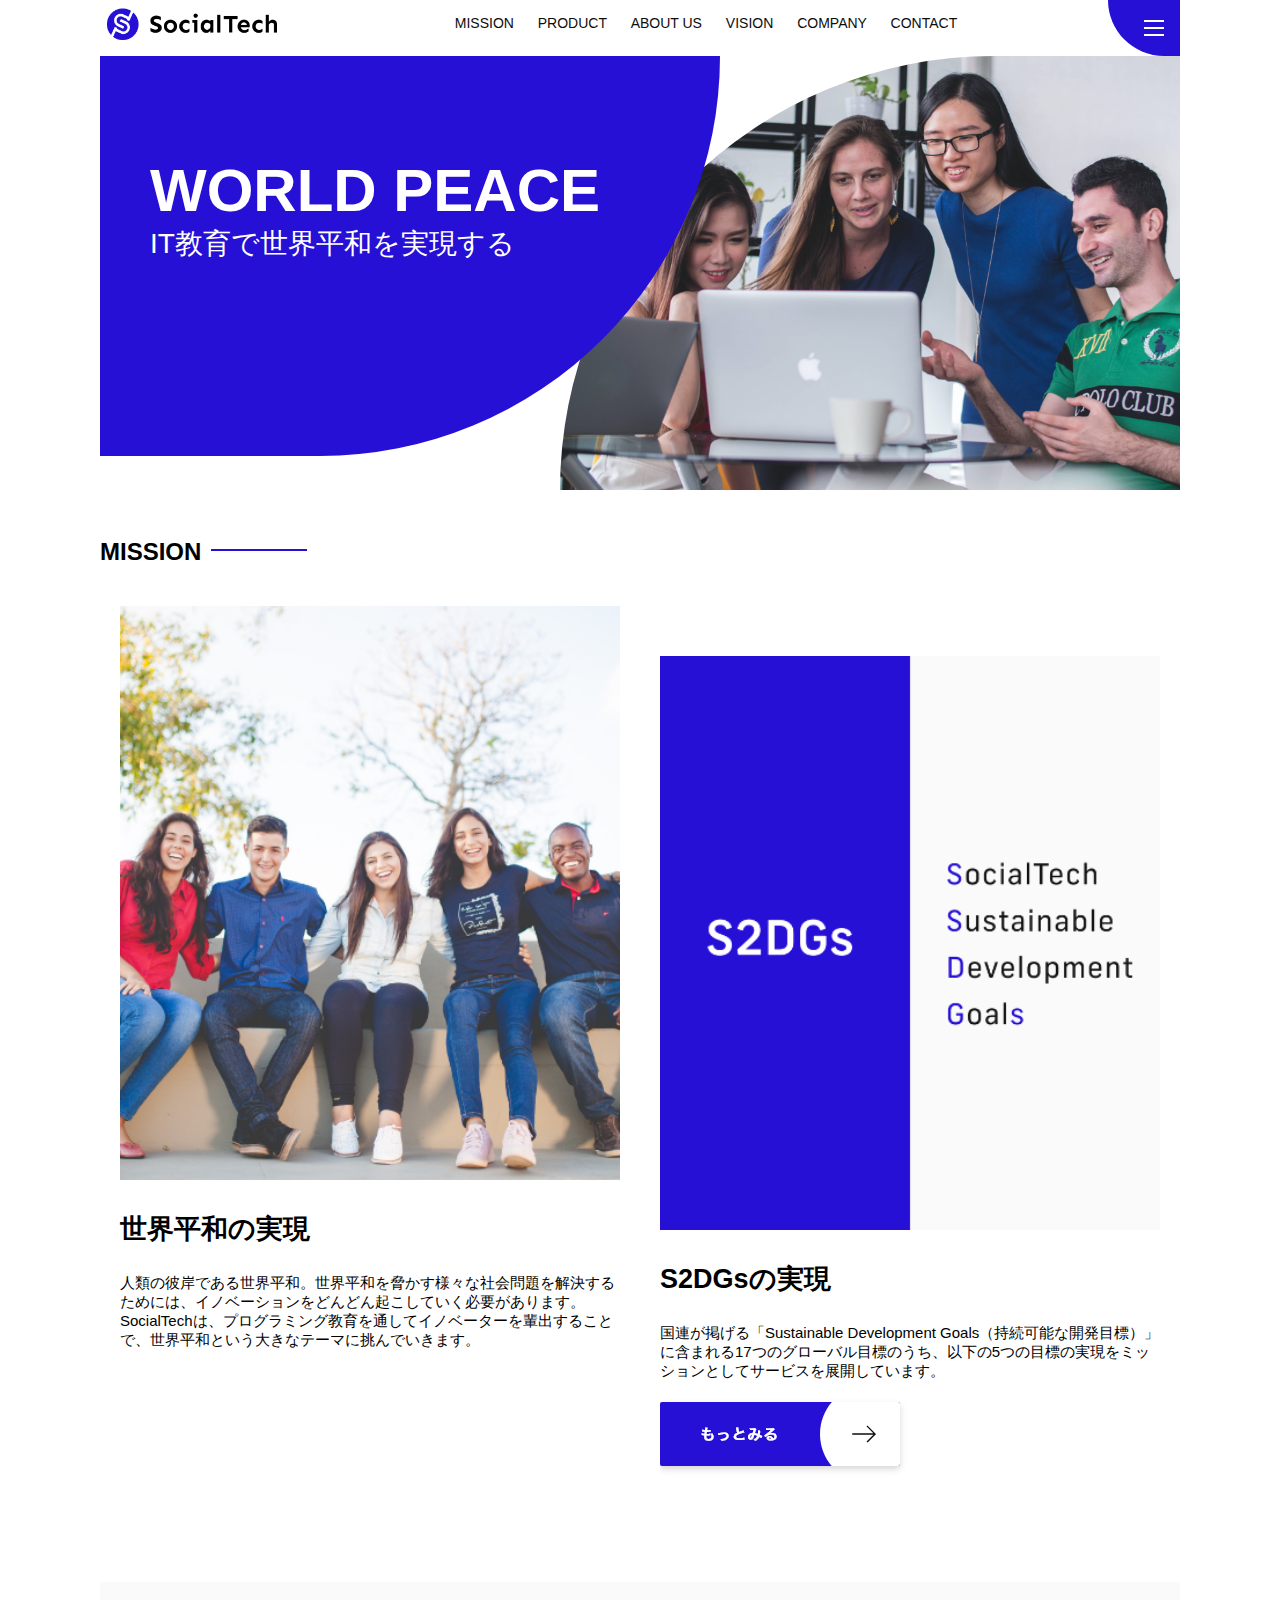
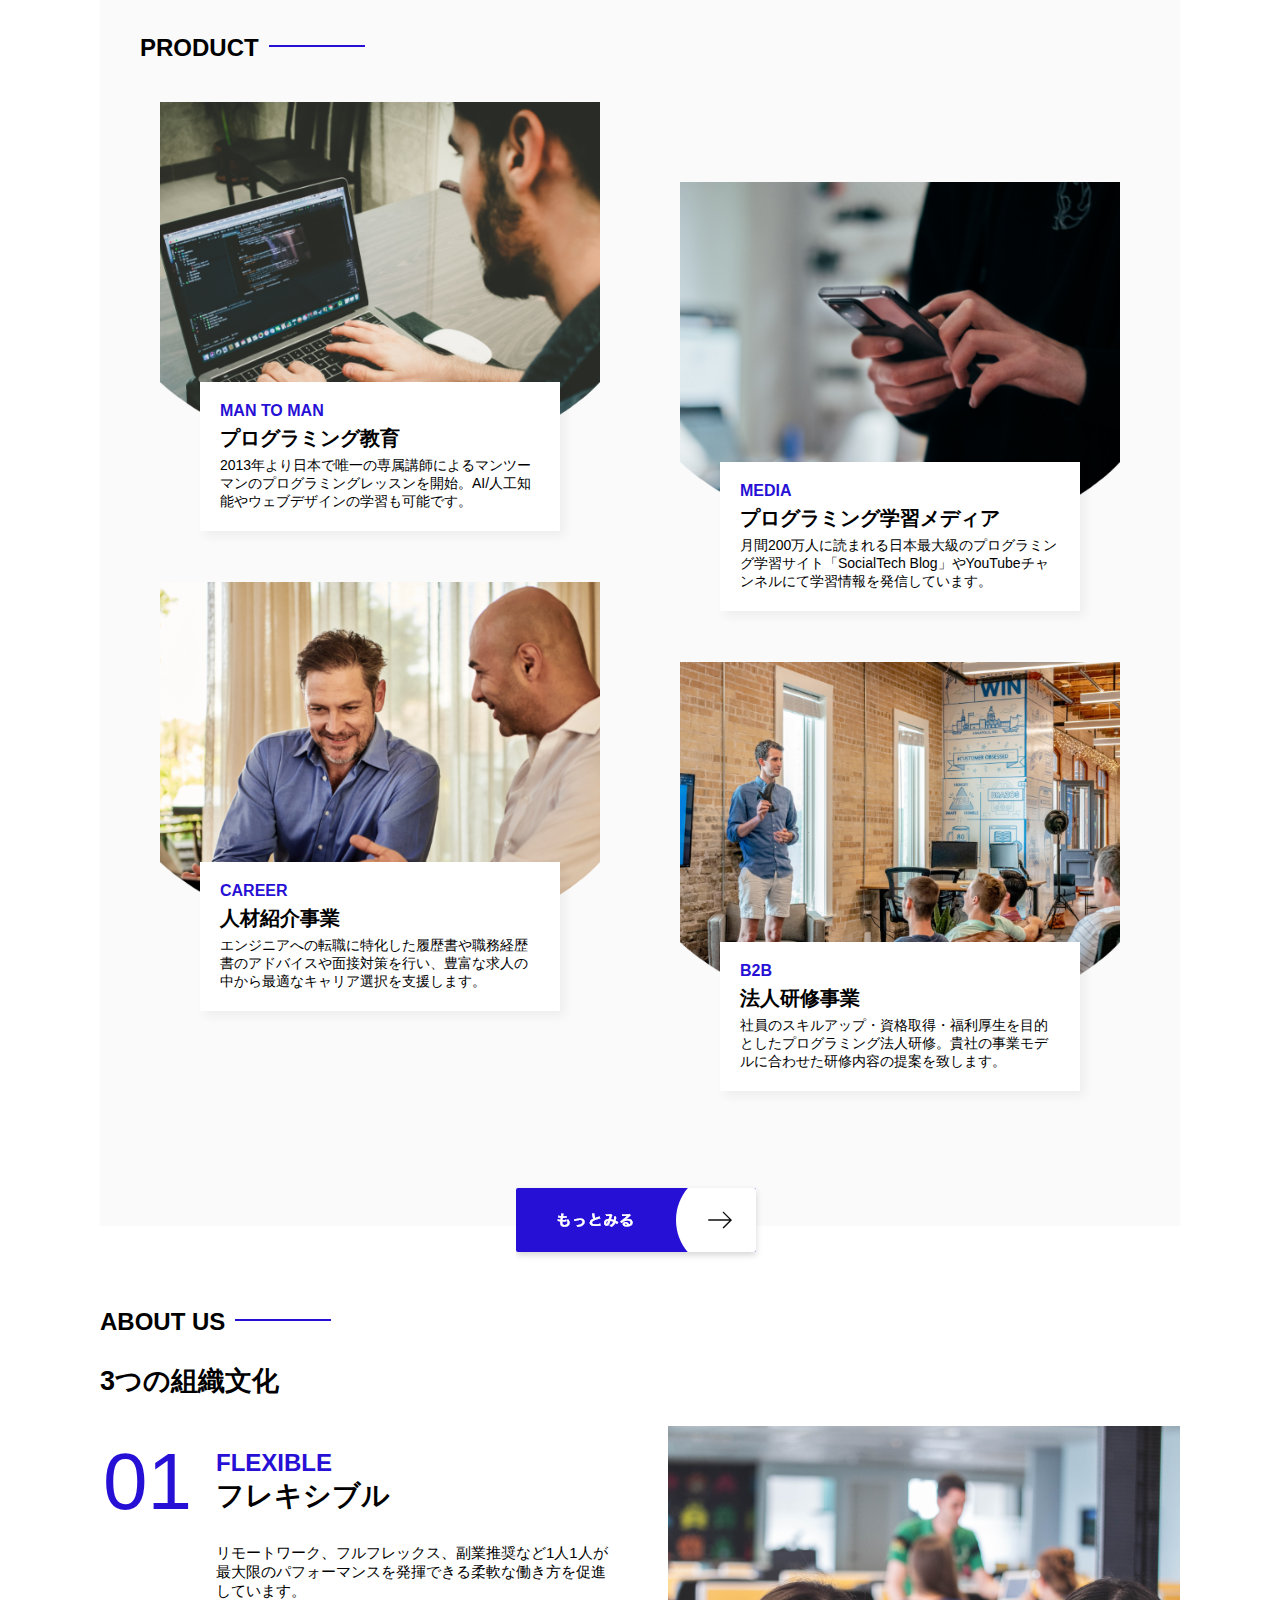
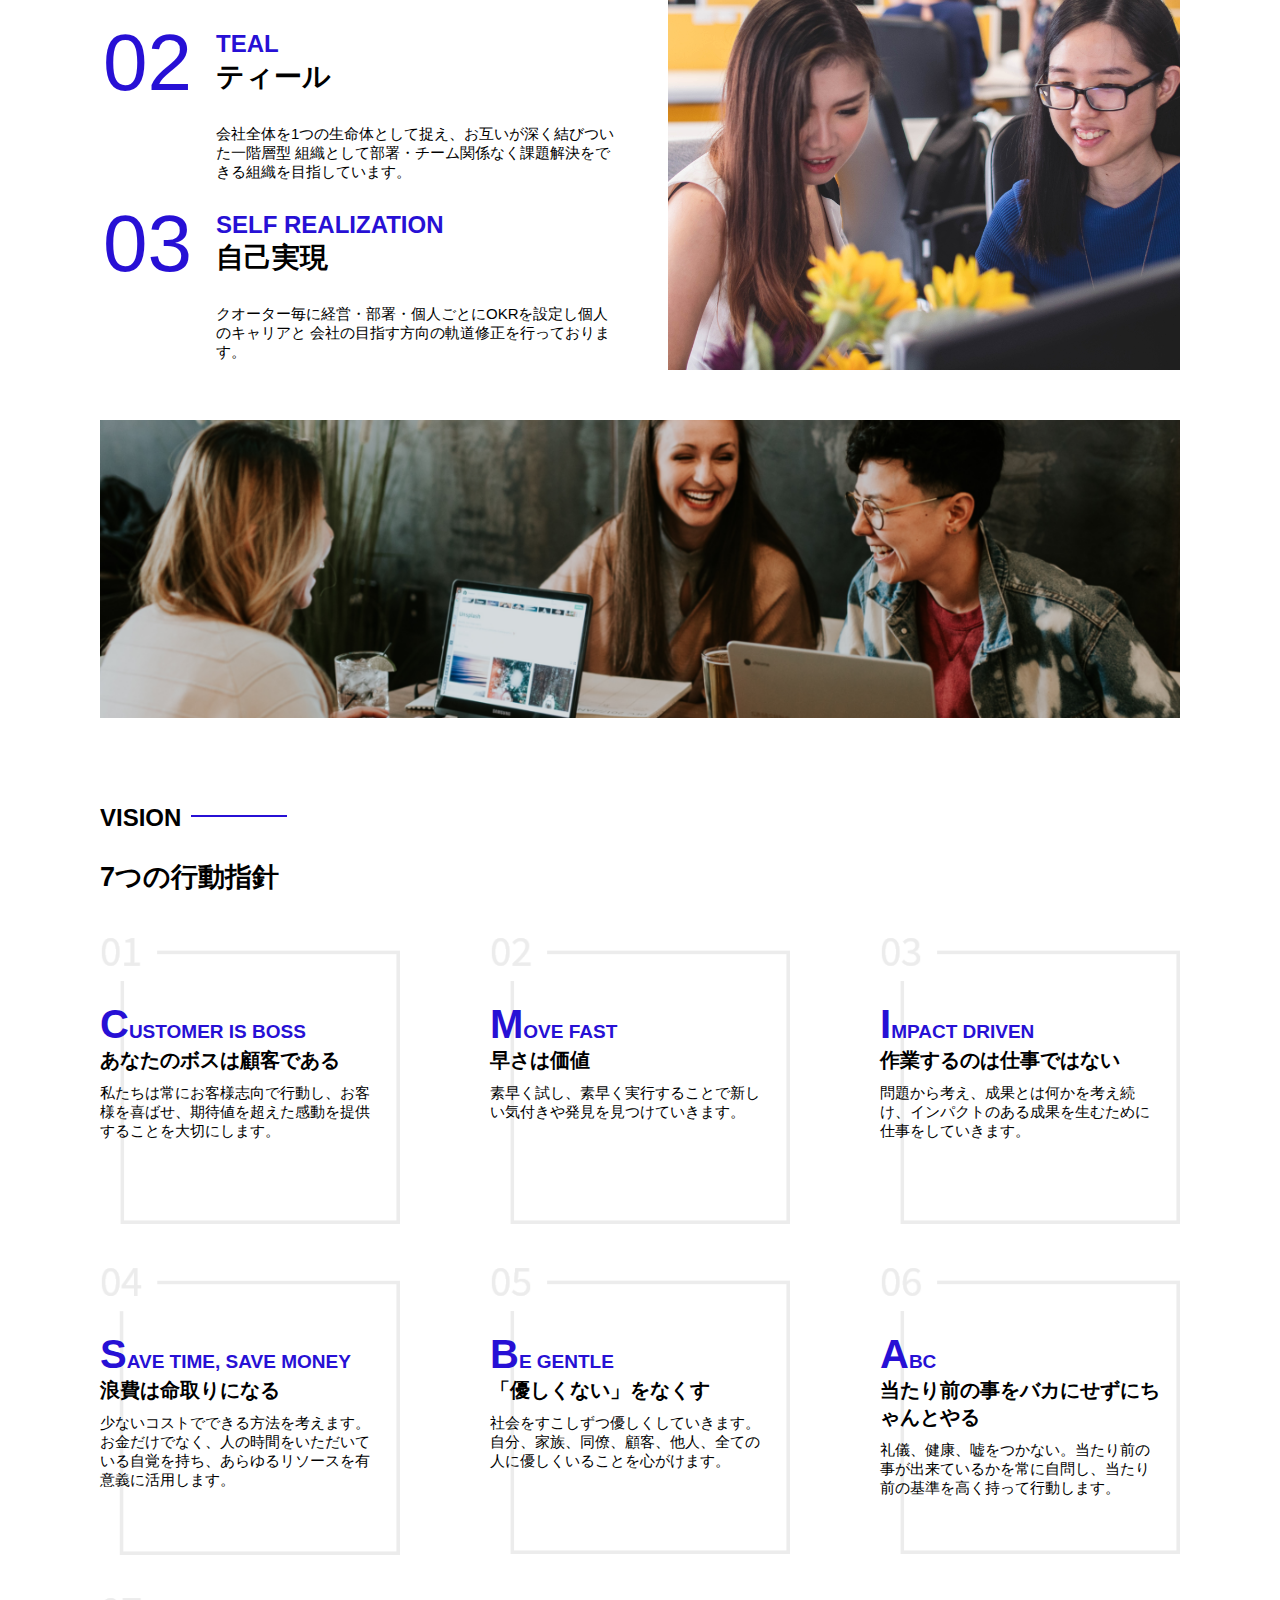
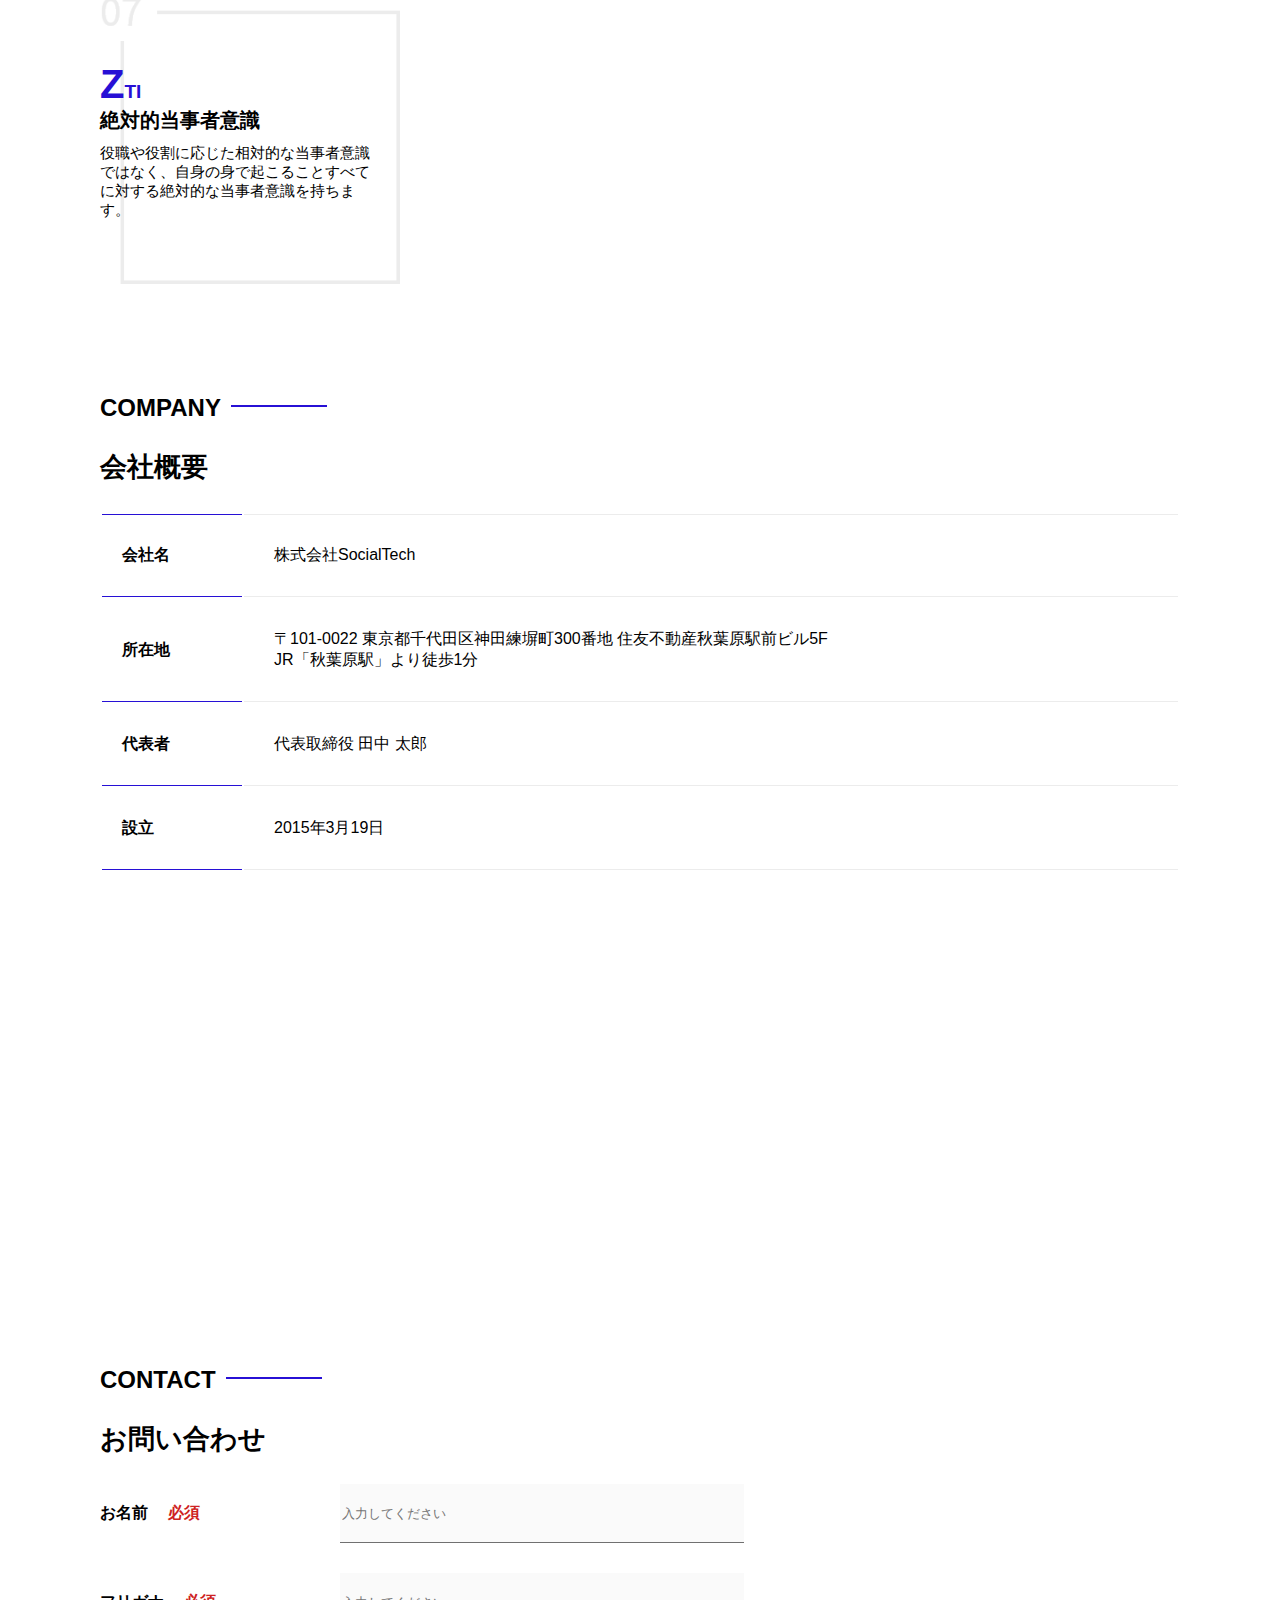
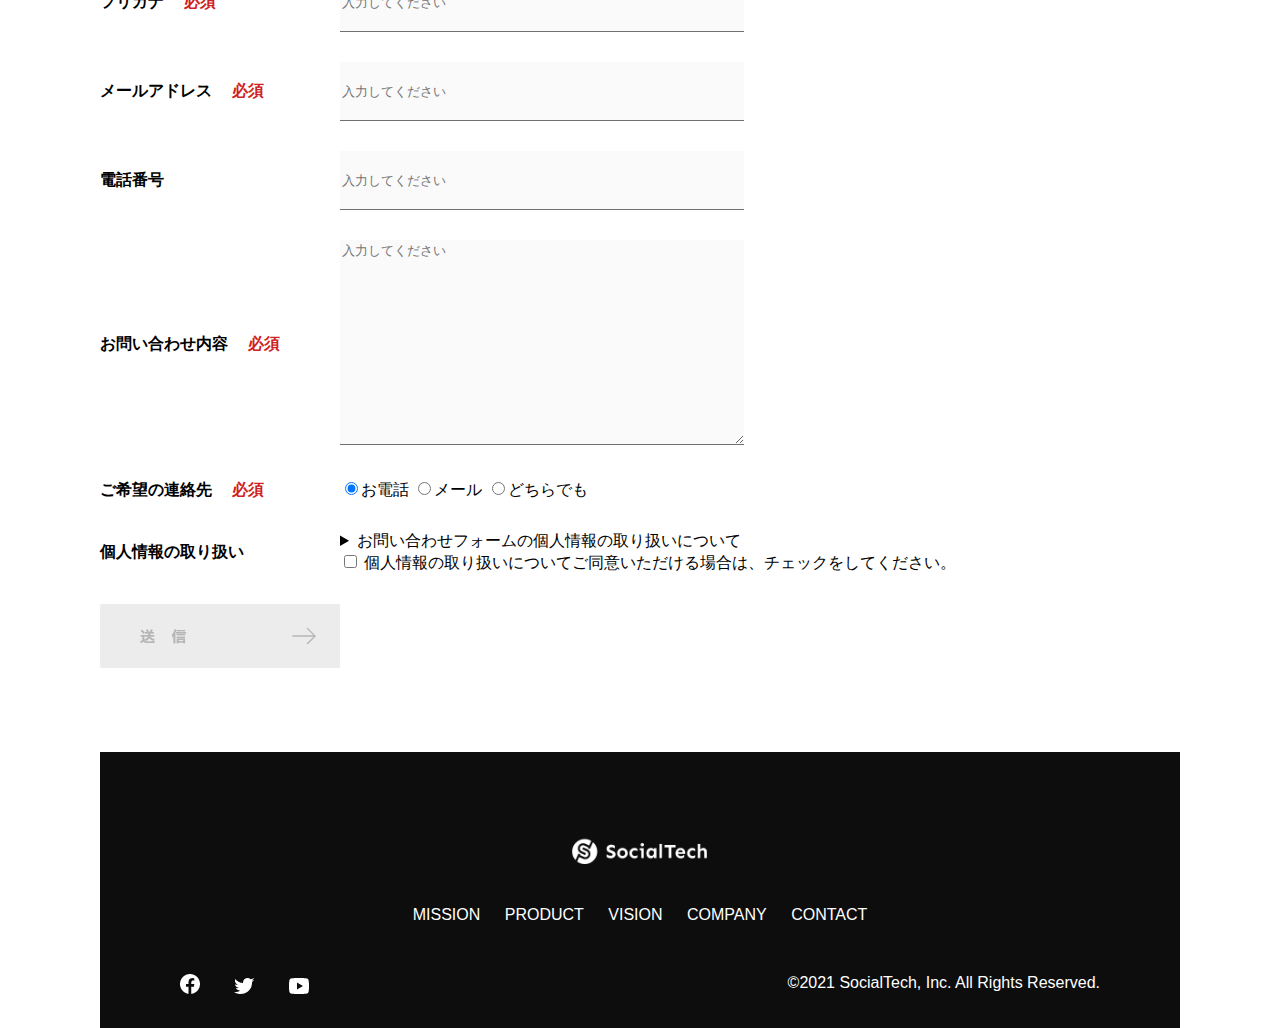
<file: kadai_tutorial_output/index.html>
<!DOCTYPE html>
<html>
  <head>
    <title>SocialTech</title>
    <meta charset="UTF-8">
    <meta name="description" content="SocialTechはEdTech業界のリーディングカンパニーを目指します。">
    <meta name="viewport" content="width=device-width, initial-scale=1.0">
    <link rel="stylesheet" href="style.css">
  </head>
  <body>
    <!--ヘッダー-->
    <header>
      <!--ロゴ-->
      <a href="index.html" id="logo"><img src="images/logo.png" alt="トップページに戻る"></a>
      <!--PC用ナビゲーション-->
      <nav id="nav-pc">
        <a href="mission.html">MISSION</a>
        <a href="product.html">PRODUCT</a>
        <a href="index.html#aboutus">ABOUT US</a>
        <a href="index.html#vision">VISION</a>
        <a href="index.html#company">COMPANY</a>
        <a href="index.html#contact">CONTACT</a>
      </nav>
      <!--スマホ用メニューボタン-->
      <img id="menu-sp" src="images/button-menu.png" alt="ナビゲーションを開く" onclick="document.getElementById('nav-sp').style.display = 'block'">
      <!--スマホ用ナビゲーション-->
      <nav id="nav-sp">
        <img id="close" src="images/button-close.png" alt="ナビゲーションを閉じる" onclick="document.getElementById('nav-sp').style.display = 'none'">
        <a id="logo-sp" href="index.html" onclick="document.getElementById('nav-sp').style.display = 'none'">
          <img src="images/logo-sp.png" alt="トップページに戻る"></a>
        <a class="menu" href="mission.html" onclick="document.getElementById('nav-sp').style.display = 'none'">MISSION</a>
        <a class="menu" href="product.html" onclick="document.getElementById('nav-sp').style.display = 'none'">PRODUCT</a>
        <a class="menu" href="index.html#aboutus" onclick="document.getElementById('nav-sp').style.display = 'none'">ABOUTUS</a>
        <a class="menu" href="index.html#vision" onclick="document.getElementById('nav-sp').style.display = 'none'">VISION</a>
        <a class="menu" href="index.html#company"onclick="document.getElementById('nav-sp').style.display = 'none'">COMPANY</a>
        <a class="menu" href="index.html#contact" onclick="document.getElementById('nav-sp').style.display = 'none'">CONTACT</a>
        <div id="sns">
          <a href="https://www.facebook.com/sejuku2013"><img src="images/button-facebook.png" alt="Facebookのリンク"></a>
         <a href="https://twitter.com/samuraijuku"><img src="images/button-twitter.png" alt="Twitterのリンク"></a>
         <a href="https://www.youtube.com/channel/UCCFOQO5aDK0xXam4cUQXT8g"><img src="images/button-youtube.png" alt="YouTubeのリンク"></a>
        </div>
      </nav>
    </header>
    <main>
      <article>
        <!--メインビジュアル-->
        <section id="main-visual">
          <div id="main-message">
            <h1>WORLD PEACE</h1>
            <p>IT教育で世界平和を実現する</p>
          </div>
          <img src="images/index/index-main.png" alt="PCの周りに集まる多国籍の仲間たち">
        </section>
        <!--ミッション-->
        <section id="mission">
          <h2 class="index-h2">MISSION</h2>
          <div id="mission-flex">
            <div>
              <img id="mission-photo" src="images/index/index-mission.png" alt="屋外のベンチで写真を撮影する多国籍の仲間たち">
              <h3>世界平和の実現</h3>
              <p>
                人類の彼岸である世界平和。世界平和を脅かす様々な社会問題を解決するためには、イノベーションをどんどん起こしていく必要があります。SocialTechは、プログラミング教育を通してイノベーターを輩出することで、世界平和という大きなテーマに挑んでいきます。
              </p>
            </div>
            <div>
              <img id="s2dgs" src="images/index/s2dgs.png" alt="S2DGs">
              <h3>S2DGsの実現</h3>
              <p>国連が掲げる「Sustainable Development Goals（持続可能な開発目標）」に含まれる17つのグローバル目標のうち、以下の5つの目標の実現をミッションとしてサービスを展開しています。</p>
              <a href="mission.html">
                <img src="images/button-more.png" alt="もっと見る">
              </a>
            </div>
          </div>
        </section>
        <!--プロダクト-->
        <section id="product">
          <h2 class="index-h2">PRODUCT</h2>
          <div>
            <div id="product-left">
              <div>
                <img class="product-photo" src="images/index/index-mantoman.png" alt="PCでコードを書く男性">
                <div class="product-explain">
                  <span>MAN TO MAN</span>
                  <h3>プログラミング教育</h3>
                  <p>2013年より日本で唯一の専属講師によるマンツーマンのプログラミングレッスンを開始。AI/人工知能やウェブデザインの学習も可能です。</p>
                </div>
              </div>
              <div>
                <img class="product-photo" src="images/index/index-career.png" alt="笑顔で話し合う2人の男性">
                <div class="product-explain">
                  <span>CAREER</span>
                  <h3>人材紹介事業</h3>
                  <p>エンジニアへの転職に特化した履歴書や職務経歴書のアドバイスや面接対策を行い、豊富な求人の中から最適なキャリア選択を支援します。</p>
                </div>
              </div>
            </div>
            <div id="product-right">
              <div>
                <img class="product-photo" src="images/index/index-media.png" alt="スマートフォンを操作する人">
                <div class="product-explain">
                  <span>MEDIA</span>
                  <h3>プログラミング学習メディア</h3>
                  <p>月間200万人に読まれる日本最大級のプログラミング学習サイト「SocialTech Blog」やYouTubeチャンネルにて学習情報を発信しています。</p>
                </div>
              </div>
              <div>
                <img class="product-photo" src="images/index/index-b2b.png" alt="講演中の男性とそれを聴く人々">
                <div class="product-explain">
                  <span>B2B</span>
                  <h3>法人研修事業</h3>
                  <p>社員のスキルアップ・資格取得・福利厚生を目的としたプログラミング法人研修。貴社の事業モデルに合わせた研修内容の提案を致します。</p>
                </div>
              </div>
            </div>
          </div>
          <div>
            <a id="product-more" href="product.html">
              <img src="images/button-more.png" alt="もっと見る">
            </a>
          </div>
        </section>
        <!--ABOUT US-->
        <section id="aboutus">
          <h2 class="index-h2">ABOUT US</h2>
          <h3>3つの組織文化</h3>
          <div>
            <table class="culture-table">
              <tr>
                <td>
                  <span class="culture-num">01</span>
                </td>
                <td>
                  <span class="culture-en">FLEXIBLE</span>
                  <span class="culture-jp">フレキシブル</span>
                </td>
              </tr>
              <tr>
                <td>
                  <!--空のセル-->
                </td>
                <td>
                  <p class="culture-description">
                    リモートワーク、フルフレックス、副業推奨など1人1人が最大限のパフォーマンスを発揮できる柔軟な働き方を促進しています。
                  </p>
                </td>
              </tr>
              <tr>
                <td>
                  <span class="culture-num">02</span>
                </td>
                <td>
                  <span class="culture-en">TEAL</span>
                  <span class="culture-jp">ティール</span>
                </td>
              </tr>
              <tr>
                <td>
                  <!--空のセル-->
                </td>
                <td>
                  <p class="culture-description">
                    会社全体を1つの生命体として捉え、お互いが深く結びついた一階層型
                   組織として部署・チーム関係なく課題解決をできる組織を目指しています。
                  </p>
                </td>
              </tr>
              <tr>
                <td>
                  <span class="culture-num">03</span>
                </td>
                <td>
                  <span class="culture-en">SELF REALIZATION</span>
                  <span class="culture-jp">自己実現</span>
                </td>
              </tr>
              <tr>
                <td>
                  <!--空のセル-->
                </td>
                <td>
                  <p class="culture-description">
                    クオーター毎に経営・部署・個人ごとにOKRを設定し個人のキャリアと
                   会社の目指す方向の軌道修正を行っております。
                  </p>
                </td>
              </tr>
            </table>
            <img class="culture-img" src="images/index/index-aboutus1.png" alt="笑顔で話し合う2人の女性">
          </div>
          <img class="culture-img2" src="images/index/index-aboutus2.png" alt="笑顔で話し合う3人の男女">        
        </section>
        <!--VISION-->
        <section id="vision">
          <h2 class="index-h2">VISION</h2>
          <h3>7つの行動指針</h3>
          <div>
            <div class="vision-box">
              <img src="images/index/vision-01.png" alt="01">
              <span>
                <h4>CUSTOMER IS BOSS</h4>
                <h5>あなたのボスは顧客である</h5>
                <p>私たちは常にお客様志向で行動し、お客様を喜ばせ、期待値を超えた感動を提供することを大切にします。</p>
              </span>
            </div>
            <div class="vision-box">
              <img src="images/index/vision-02.png" alt="02">
              <span>
                <h4>MOVE FAST</h4>
                <h5>早さは価値</h5>
                <p>素早く試し、素早く実行することで新しい気付きや発見を見つけていきます。</p>
              </span>
            </div>
            <div class="vision-box">
              <img src="images/index/vision-03.png" alt="03">
              <span>
                <h4>IMPACT DRIVEN</h4>
                <h5>作業するのは仕事ではない</h5>
                <p>問題から考え、成果とは何かを考え続け、インパクトのある成果を生むために仕事をしていきます。</p>
              </span>
            </div>
            <div class="vision-box">
              <img src="images/index/vision-04.png" alt="04">
              <span>
                <h4>SAVE TIME, SAVE MONEY</h4>
                <h5>浪費は命取りになる</h5>
                <p>少ないコストでできる方法を考えます。お金だけでなく、人の時間をいただいている自覚を持ち、あらゆるリソースを有意義に活用します。</p>
              </span>
            </div>
            <div class="vision-box">
              <img src="images/index/vision-05.png" alt="05">
              <span>
                <h4>BE GENTLE</h4>
                <h5>「優しくない」をなくす</h5>
                <p>社会をすこしずつ優しくしていきます。自分、家族、同僚、顧客、他人、全ての人に優しくいることを心がけます。</p>
              </span>
            </div>
            <div class="vision-box">
              <img src="images/index/vision-06.png" alt="06">
              <span>
                <h4>ABC</h4>
                <h5>当たり前の事をバカにせずにちゃんとやる</h5>
                <p>礼儀、健康、嘘をつかない。当たり前の事が出来ているかを常に自問し、当たり前の基準を高く持って行動します。</p>
              </span>
            </div>
            <div class="vision-box">
              <img src="images/index/vision-07.png" alt="07">
              <span>
                <h4>ZTI</h4>
                <h5>絶対的当事者意識</h5>
                <p>役職や役割に応じた相対的な当事者意識ではなく、自身の身で起こることすべてに対する絶対的な当事者意識を持ちます。</p>
              </span>
            </div>
          </div>
        </section>
        <!--COMPANY-->
        <section id="company">
          <h2 class="index-2">COMPANY</h2>
          <h3>会社概要</h3>
          <table id="company-table">
            <tr>
              <th class="tableheader-first">会社名</th>
              <td class="cell-first">株式会社SocialTech</td>
            </tr>
            <tr>
              <th class="tableheader">所在地</th>
              <td class="cell">〒101-0022 東京都千代田区神田練塀町300番地 住友不動産秋葉原駅前ビル5F<br>JR「秋葉原駅」より徒歩1分</td>
            </tr>
            <tr>
              <th class="tableheader">代表者</th>
              <td class="cell">代表取締役 田中 太郎</th>
            </tr>
            <tr>
              <th class="tableheader">設立</th>
              <td class="cell">2015年3月19日</td>
            </tr>
          </table>
          <iframe
            src="https://www.google.com/maps/embed?pb=!1m14!1m8!1m3!1d12960.275416078066!2d139.7746526!3d35.6999232!3m2!1i1024!2i768!4f13.1!3m3!1m2!1s0x60188fee13660e23%3A0x77137876edf742ac!2z5L2P5Y-L5LiN5YuV55Sj56eL6JGJ5Y6f6aeF5YmN44OT44Or!5e0!3m2!1sen!2sjp!4v1722691786165!5m2!1sen!2sjp" 
            style="border:0;" allowfullscreen="" loading="lazy" referrerpolicy="no-referrer-when-downgrade">
          </iframe>
        </section>
        <!--お問い合わせフォーム-->
        <section id="contact">
          <h2 class="index-h2">CONTACT</h2>
          <h3>お問い合わせ</h3>
          <form>
            <div>
              <div class="contact-heading">
                <label class="contact-label">お名前<span class="contact-span">必須</span></label>
              </div>
              <div>
                <input type="text" name="name" placeholder="入力してください" class="contact-textbox">
              </div>
            </div>
            <div>
              <div class="contact-heading">
                <label class="contact-label">フリガナ<span class="contact-span">必須</span></label>
              </div>
              <div>
                <input type="text" name="hurigana" placeholder="入力してください" class="contact-textbox">
              </div>
            </div>
            <div>
              <div class="contact-heading">
                <label class="contact-label">メールアドレス<span class="contact-span">必須</span></label>
              </div>
              <div>
                <input type="text" name="email" placeholder="入力してください" class="contact-textbox">
              </div>
            </div>
            <div>
              <div class="contact-heading">
                <label class="contact-label">電話番号</label>
              </div>
              <div>
                <input type="text" name="tel" placeholder="入力してください" class="contact-textbox">
              </div>
            </div>
            <div>
              <div class="contact-heading">
                <label class="contact-label">お問い合わせ内容<span class="contact-span">必須</span></label>
              </div>
              <div>
                <textarea class="contact-textarea" placeholder="入力してください" name="message"></textarea>
              </div>
            </div>
            <div>
              <div class="contact-heading">
                <label class="contact-label">ご希望の連絡先<span class="contact-span">必須</span></label>
              </div>
              <div>
              <input class="radiobutton" type="radio" value="tel" name="contact" checked><label>お電話</label>
              <input class="radiobutton" type="radio" value="mail" name="contact" ><label>メール</label>
              <input class="radiobutton" type="radio" value="both" name="contact" ><label>どちらでも</label>
              </div>
            </div>
            <div>
              <div class="contact-heading">
                <label class="contact-label">個人情報の取り扱い</label>
              </div>
              <div>
                <details>
                  <summary>お問い合わせフォームの個人情報の取り扱いについて</summary>
                  <div>
                    <span>１．組織の名称又は氏名</span><br>
                    株式会社SocialTech<br><br>
                    <span>２．個人情報保護管理者（若しくはその代理人）の氏名又は職名、所属及び連絡先
                      鈴木 一郎 コーポレート部</span><br>
                    メールアドレス:samurai@example.com<br>
                    TEL:03-1234-5678<br>
                    <span>３．個人情報の利用目的</span><br>
                    ・本サービス及び本サービスに関連する情報の提供又はそれらに関する連絡のため<br>
                    ・ユーザーの本人確認のため<br>
                    ・当社サービスのご案内のため<br>
                    ・当社の商品等の広告または宣伝（電子メールによるものを含むものとします。）<br><br>
                    <span>４．個人情報の取り扱い業務の委託</span><br>
                    個人情報の取扱業務の全部または一部を外部に業務委託する場合があります。<br>
                    その際、弊社は、個人情報を適切に保護できる管理体制を敷き実行していることを条件として<br>
                    委託先を厳選したうえで、機密保持契約を委託先と締結し、お客様の個人情報を厳密に管理させます。<br><br>
                    <span>５．個人情報の開示等の請求</span><br>
                    お客様は、弊社に対してご自身の個人情報の開示等（利用目的の通知、開示、内容の訂正・追加・削除、利用の停止または消去、第三者への提供の停止）に関して、当社問合わせ窓口に申し出ることができます。<br>
                    その際、弊社はお客様ご本人を確認させていただいたうえで、合理的な期間内に対応いたします。<br><br>
                    なお、個人情報に関する弊社問合わせ先は、次の通りです。<br><br>
                    株式会社SocialTech 個人情報問合せ窓口<br>
                    〒101-0022 東京都千代田区神田練塀町300番地 住友不動産秋葉原駅前ビル5F<br>
                    メールアドレス:samurai@example.com TEL:03-1234-5678<br><br>
                    <span>６．個人情報を提供されることの任意性について</span><br><br>
                    お客様がご自身の個人情報を弊社に提供されるか否かは、お客様のご判断によりますが、もしご提供されない場合には、適切なサービスが提供できない場合がありますので予めご了承ください。
                  </div>
                </details>
                <input type="checkbox" name="agree">
                <span>個人情報の取り扱いについてご同意いただける場合は、チェックをしてください。</span>
              </div>
            </div>
            <input type="image" src="images/button-submit.png" alt="送信する">
          </form>
        </section>
      </article>
      <footer>
        <div id="footer-logo">
          <img src="images/logo-sp.png" alt="SocialTech">
        </div>
        <div id="footer-link">
          <a href="mission.html">MISSION</a>
          <a href="product.html">PRODUCT</a>
          <a href="index.html#vision">VISION</a>
          <a href="index.html#company">COMPANY</a>
          <a href="index.html#contact">CONTACT</a>
        </div>
        <div id="sns-footer">
          <a href="https://www.facebook.com/sejuku2013"><img src="images/button-facebook.png" alt="Facebookのリンク"></a>
          <a href="https://twitter.com/samuraijuku"><img src="images/button-twitter.png" alt="Twitterのリンク"></a>
          <a href="https://www.youtube.com/channel/UCCFOQO5aDK0xXam4cUQXT8g"><img src="images/button-youtube.png" alt="YouTubeのリンク"></a>
          <span id="copyright">&copy;2021 SocialTech, Inc. All Rights Reserved.</span>
        </div>
      </footer>
    </main>
  </body>
</html>
</file>
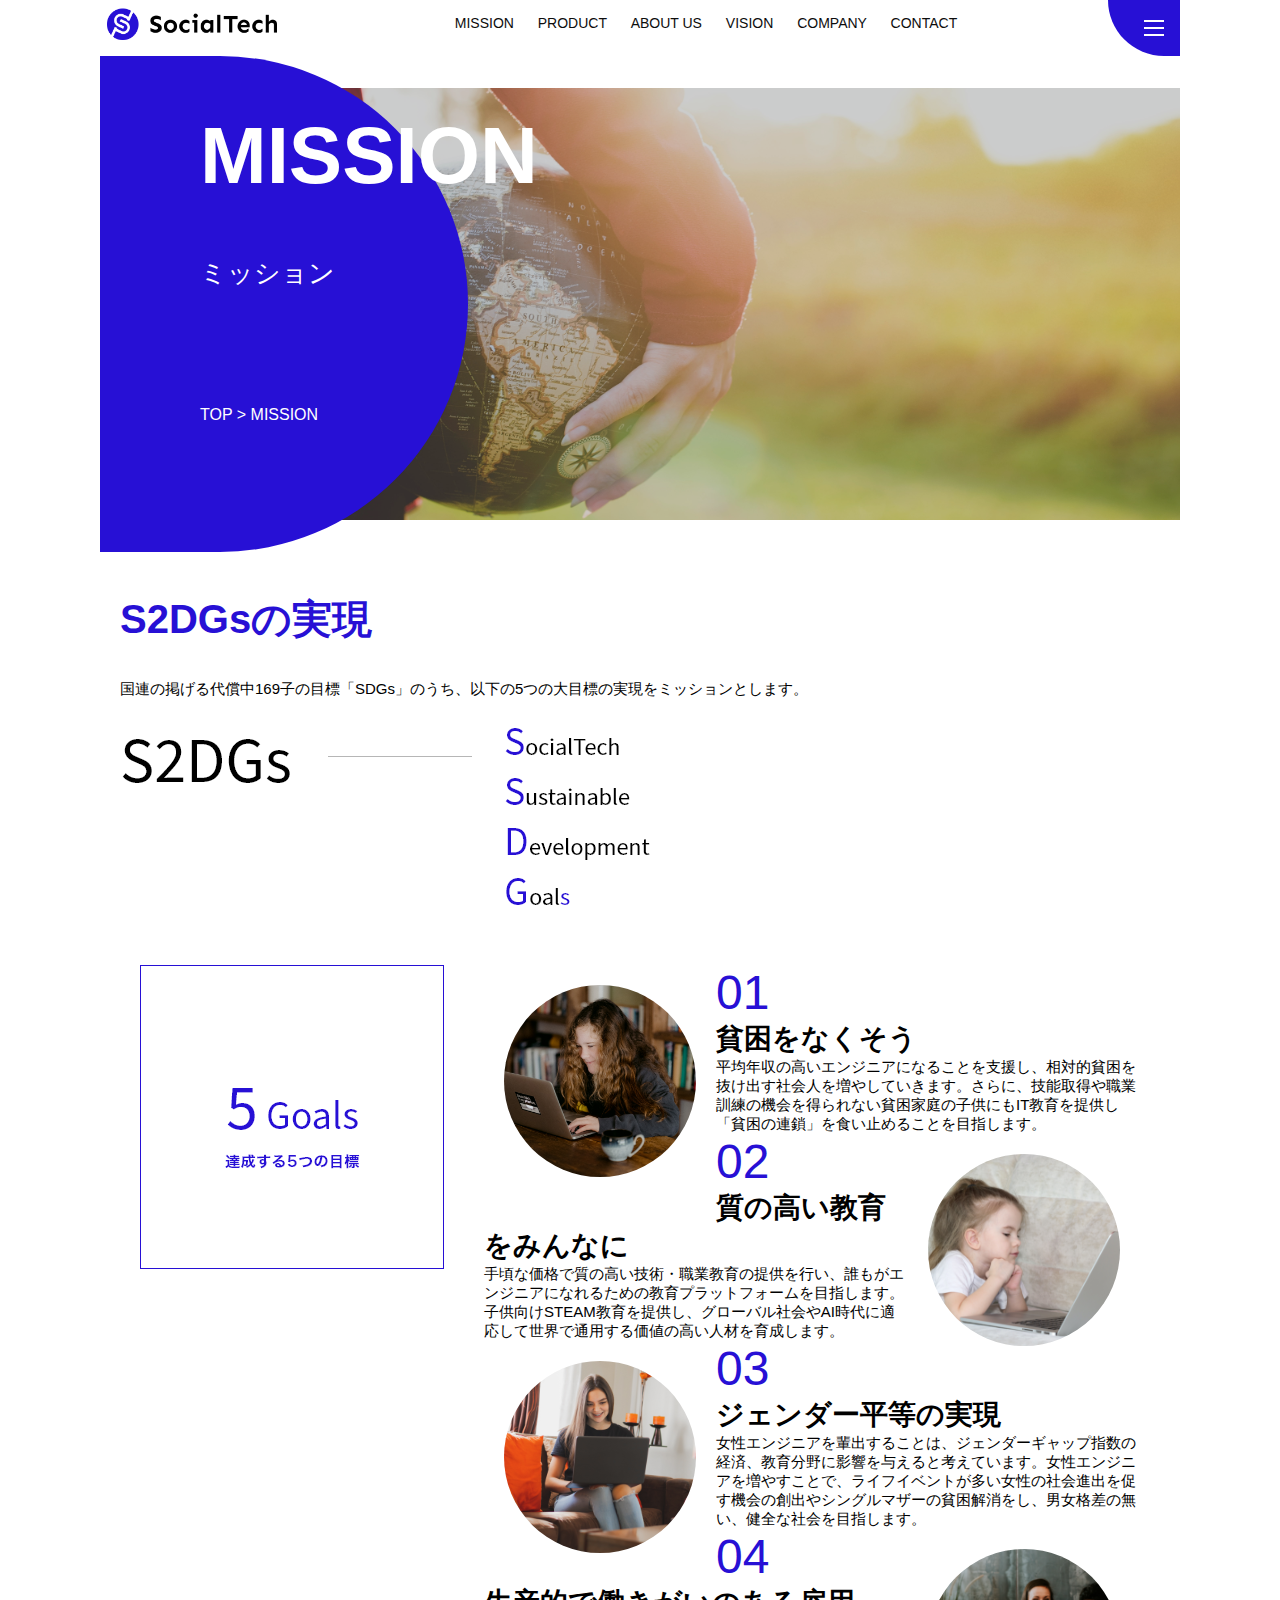
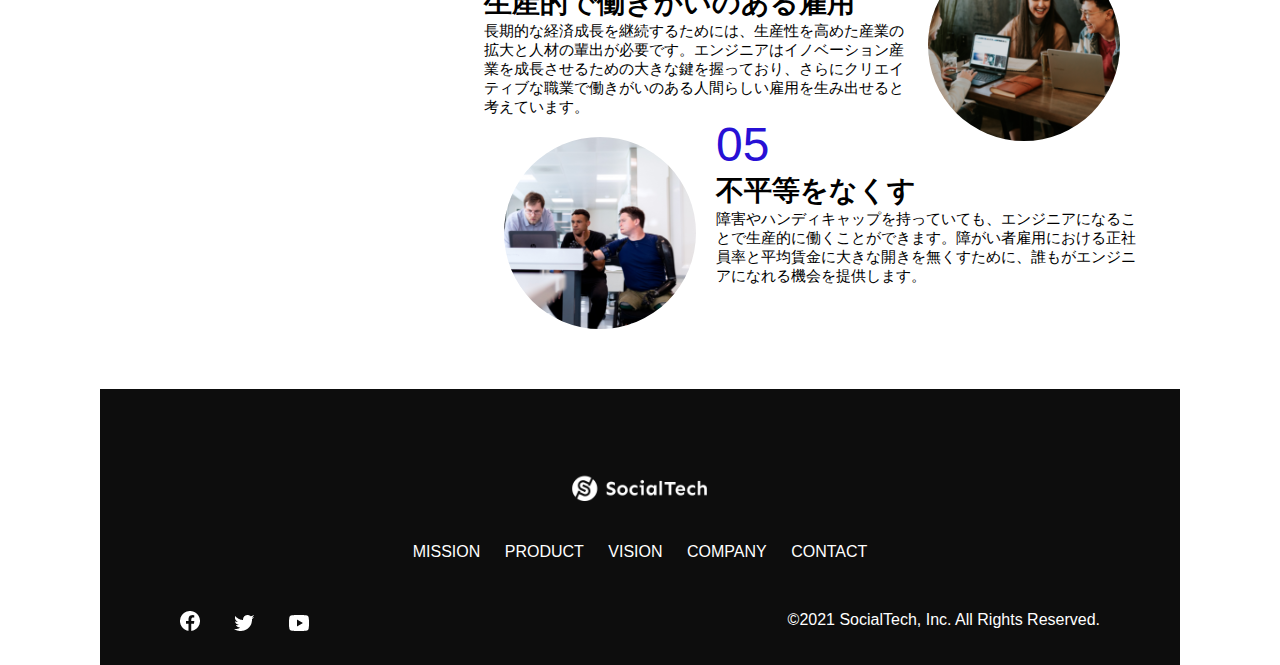
<file: kadai_tutorial_output/mission.html>
<!DOCTYPE html>
<html>
  <head>
    <title>SocialTech - MISSION ミッション -</title>
    <meta charset="UTF-8">
    <meta name="description" content="SocialTechが目指す5つの目標（S2DGs）を紹介します">
    <meta name="viewport" content="width=device-width, initial-scale=1.0">
    <link rel="stylesheet" href="style.css">
  </head>
  <body>
    <!--ヘッダー-->
    <header>
      <!--ロゴ-->
      <a href="index.html" id="logo"><img src="images/logo.png" alt="トップページに戻る"></a>
      <!--PC用ナビゲーション-->
      <nav id="nav-pc">
        <a href="mission.html">MISSION</a>
        <a href="product.html">PRODUCT</a>
        <a href="index.html#aboutus">ABOUT US</a>
        <a href="index.html#vision">VISION</a>
        <a href="index.html#company">COMPANY</a>
        <a href="index.html#contact">CONTACT</a>
      </nav>
      <!--スマホ用メニューボタン-->
      <img id="menu-sp" src="images/button-menu.png" alt="ナビゲーションを開く" onclick="document.getElementById('nav-sp').style.display = 'block'">
      <!--スマホ用ナビゲーション-->
      <nav id="nav-sp">
        <img id="close" src="images/button-close.png" alt="ナビゲーションを閉じる" onclick="document.getElementById('nav-sp').style.display = 'none'">
        <a id="logo-sp" href="index.html" onclick="document.getElementById('nav-sp').style.display = 'none'">
          <img src="images/logo-sp.png" alt="トップページに戻る"></a>
        <a class="menu" href="mission.html" onclick="document.getElementById('nav-sp').style.display = 'none'">MISSION</a>
        <a class="menu" href="product.html" onclick="document.getElementById('nav-sp').style.display = 'none'">PRODUCT</a>
        <a class="menu" href="index.html#aboutus" onclick="document.getElementById('nav-sp').style.display = 'none'">ABOUTUS</a>
        <a class="menu" href="index.html#vision" onclick="document.getElementById('nav-sp').style.display = 'none'">VISION</a>
        <a class="menu" href="index.html#company"onclick="document.getElementById('nav-sp').style.display = 'none'">COMPANY</a>
        <a class="menu" href="index.html#contact" onclick="document.getElementById('nav-sp').style.display = 'none'">CONTACT</a>
        <div id="sns">
          <a href="https://www.facebook.com/sejuku2013"><img src="images/button-facebook.png" alt="Facebookのリンク"></a>
         <a href="https://twitter.com/samuraijuku"><img src="images/button-twitter.png" alt="Twitterのリンク"></a>
         <a href="https://www.youtube.com/channel/UCCFOQO5aDK0xXam4cUQXT8g"><img src="images/button-youtube.png" alt="YouTubeのリンク"></a>
        </div>
      </nav>
    </header>
    <main>
      <article>
        <section id="mission-main">
          <div id="mission-title">
            <h1>MISSION</h1>
            <span>ミッション</span>
            <div>TOP > MISSION</div>
          </div>
        </section>
        <section id="mission-s2dgs">
          <h2 class="mission-h2">S2DGsの実現</h2>
          <p>国連の掲げる代償中169子の目標「SDGs」のうち、以下の5つの大目標の実現をミッションとします。</p>
          <img src="images/mission/mission-s2dgs.png" alt="S2DGs">
        </section>
        <section id="mission-5goals">
          <div>
            <img id="s2dgs-image" src="images/mission/mission-5goals.png" alt="5Goals">
          </div>
          <div>
            <div>
              <img class="fivegoals-image-left" src="images/mission/mission-5goals01.png" alt="PCを操作する女の子">
              <span class="fivegoals-number">01</span>
              <h3 class="fivegoals-h3">貧困をなくそう</h3>
              <p class="fivegoals-p">
                平均年収の高いエンジニアになることを支援し、相対的貧困を抜け出す社会人を増やしていきます。さらに、技能取得や職業訓練の機会を得られない貧困家庭の子供にもIT教育を提供し「貧困の連鎖」を食い止めることを目指します。
              </p>
            </div>
            <div>
              <img class="fivegoals-image-right" src="images/mission/mission-5goals02.png" alt="PCを見つめる小さい女の子">
              <span class="fivegoals-number">02</span>
              <h3 class="fivegoals-h3">質の高い教育をみんなに</h3>
              <p class="fivegoals-p">
                手頃な価格で質の高い技術・職業教育の提供を行い、誰もがエンジニアになれるための教育プラットフォームを目指します。子供向けSTEAM教育を提供し、グローバル社会やAI時代に適応して世界で通用する価値の高い人材を育成します。
              </p>
            </div>
            <div>
              <img class="fivegoals-image-left" src="images/mission/mission-5goals03.png" alt="PCを操作する女性">
              <span class="fivegoals-number">03</span>
              <h3 class="fivegoals-h3">ジェンダー平等の実現</h3>
              <p class="fivegoals-p">
                女性エンジニアを輩出することは、ジェンダーギャップ指数の経済、教育分野に影響を与えると考えています。女性エンジニアを増やすことで、ライフイベントが多い女性の社会進出を促す機会の創出やシングルマザーの貧困解消をし、男女格差の無い、健全な社会を目指します。
              </p>
            </div>
            <div>
              <img class="fivegoals-image-right" src="images/mission/mission-5goals04.png" alt="笑顔で話し合う3人の男女">
              <span class="fivegoals-number">04</span>
              <h3 class="fivegoals-h3">生産的で働きがいのある雇用</h3>
              <p class="fivegoals-p">
                長期的な経済成長を継続するためには、生産性を高めた産業の拡大と人材の輩出が必要です。エンジニアはイノベーション産業を成長させるための大きな鍵を握っており、さらにクリエイティブな職業で働きがいのある人間らしい雇用を生み出せると考えています。
              </p>
            </div>
            <div>
              <img class="fivegoals-image-left" src="images/mission/mission-5goals05.png" alt="障害を持つ男性が生き生きと働く様子">
              <span class="fivegoals-number">05</span>
              <h3 class="fivegoals-h3">不平等をなくす</h3>
              <p class="fivegoals-p">
                障害やハンディキャップを持っていても、エンジニアになることで生産的に働くことができます。障がい者雇用における正社員率と平均賃金に大きな開きを無くすために、誰もがエンジニアになれる機会を提供します。
              </p>
            </div>
          </div>
        </section>
      </article>
      <footer>
        <div id="footer-logo">
          <img src="images/logo-sp.png" alt="SocialTech">
        </div>
        <div id="footer-link">
          <a href="mission.html">MISSION</a>
          <a href="product.html">PRODUCT</a>
          <a href="index.html#vision">VISION</a>
          <a href="index.html#company">COMPANY</a>
          <a href="index.html#contact">CONTACT</a>
        </div>
        <div id="sns-footer">
          <a href="https://www.facebook.com/sejuku2013"><img src="images/button-facebook.png" alt="Facebookのリンク"></a>
          <a href="https://twitter.com/samuraijuku"><img src="images/button-twitter.png" alt="Twitterのリンク"></a>
          <a href="https://www.youtube.com/channel/UCCFOQO5aDK0xXam4cUQXT8g"><img src="images/button-youtube.png" alt="YouTubeのリンク"></a>
          <span id="copyright">&copy;2021 SocialTech, Inc. All Rights Reserved.</span>
        </div>
      </footer>
    </main>
  </body>
</html>
</file>
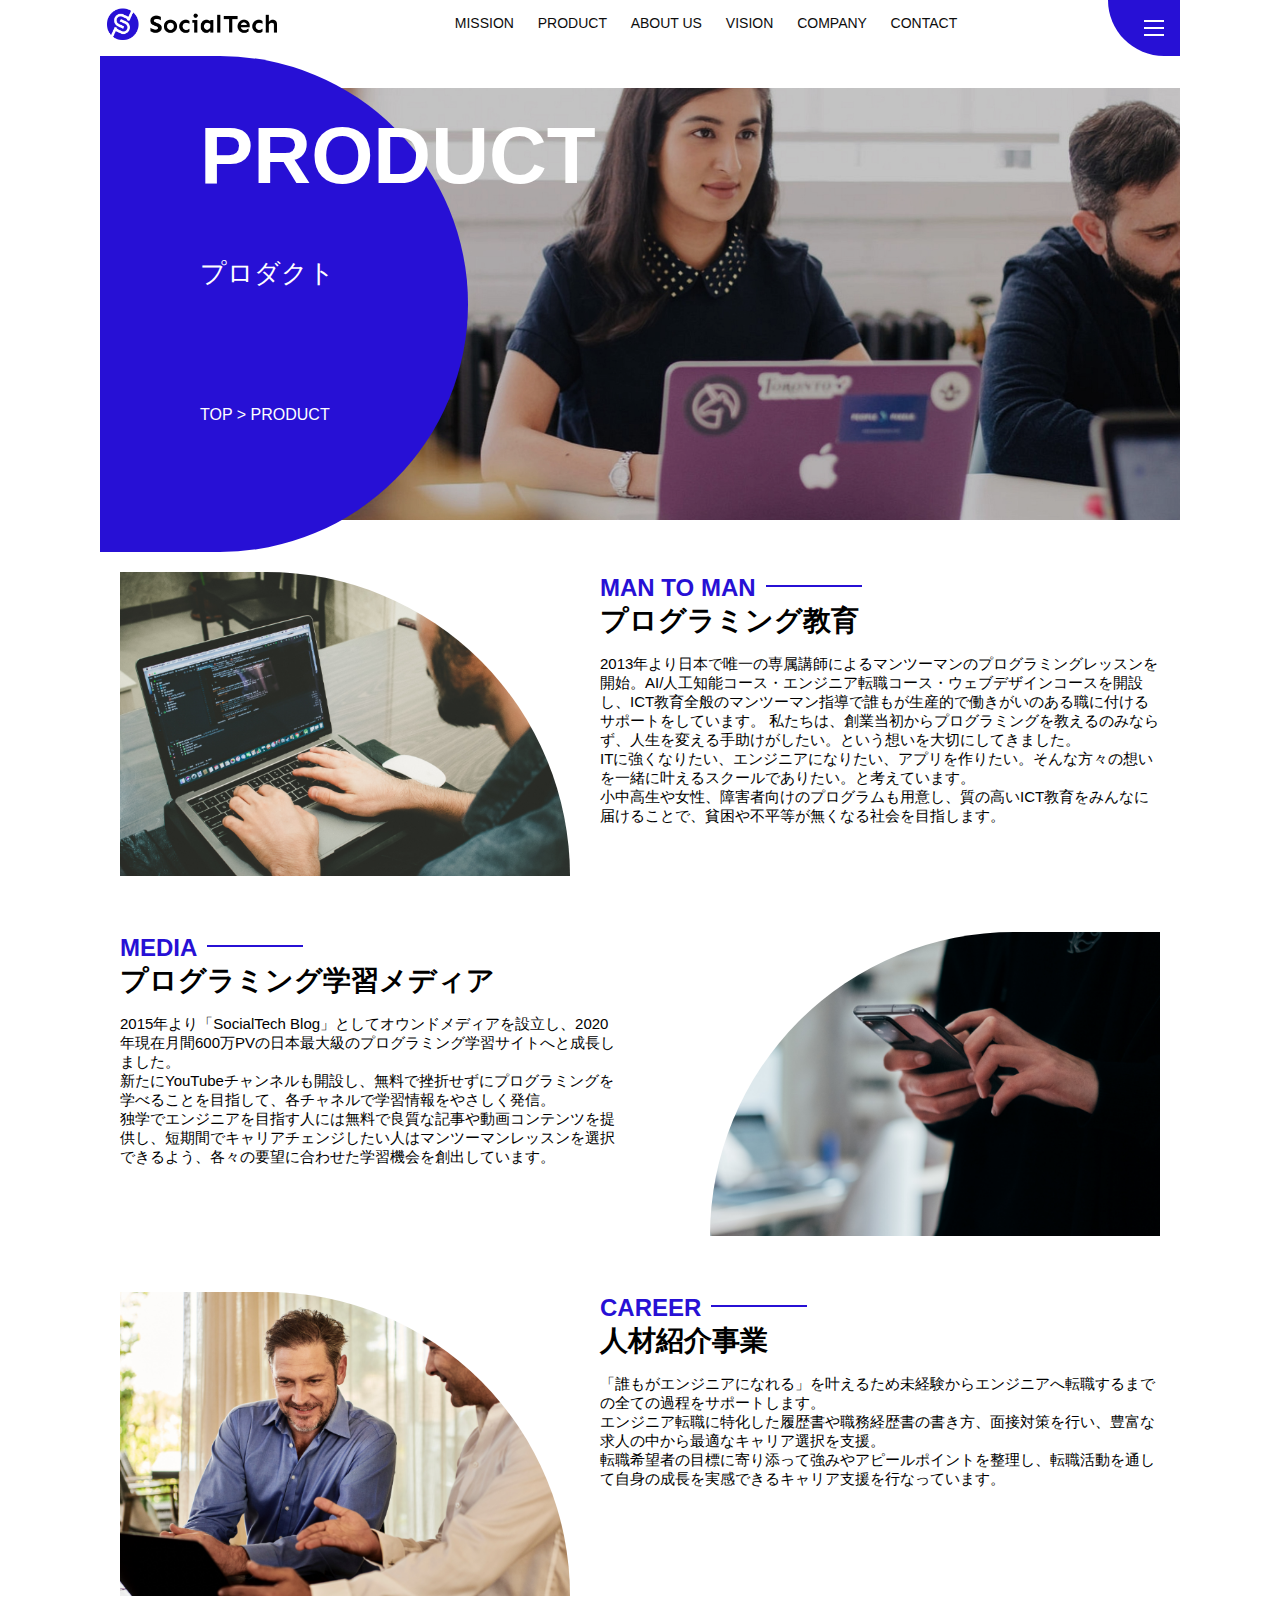
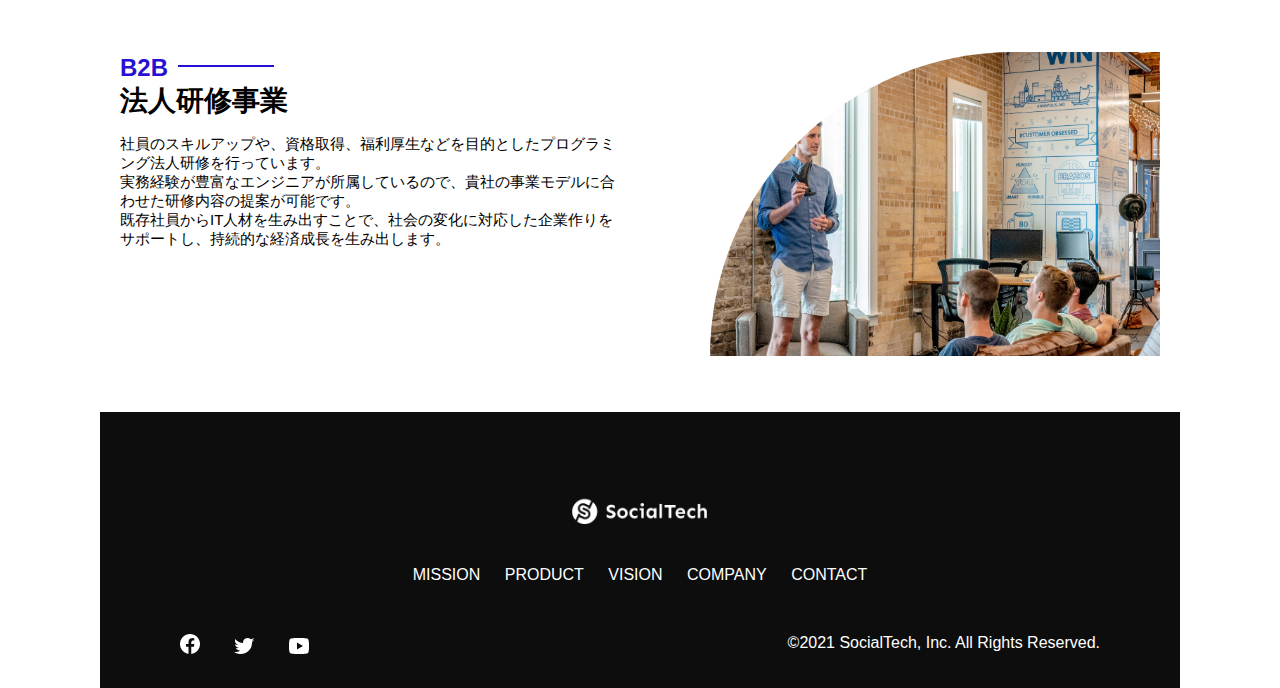
<file: kadai_tutorial_output/product.html>
<!DOCTYPE html>
<html>
  <head>
    <title>SocialTech -PRODUCT プロダクト-</title>
    <meta charset="UTF-8">
    <meta name="description" content="SocialTechの4つのプロダクトを紹介します">
    <meta name="viewport" content="width=device-width, initial-scale=1.0">
    <link rel="stylesheet" href="style.css">
  </head>
  <body>
    <!--ヘッダー-->
    <header>
      <!--ロゴ-->
      <a href="index.html" id="logo"><img src="images/logo.png" alt="トップページに戻る"></a>
      <!--PC用ナビゲーション-->
      <nav id="nav-pc">
        <a href="mission.html">MISSION</a>
        <a href="product.html">PRODUCT</a>
        <a href="index.html#aboutus">ABOUT US</a>
        <a href="index.html#vision">VISION</a>
        <a href="index.html#company">COMPANY</a>
        <a href="index.html#contact">CONTACT</a>
      </nav>
      <!--スマホ用メニューボタン-->
      <img id="menu-sp" src="images/button-menu.png" alt="ナビゲーションを開く" onclick="document.getElementById('nav-sp').style.display = 'block'">
      <!--スマホ用ナビゲーション-->
      <nav id="nav-sp">
        <img id="close" src="images/button-close.png" alt="ナビゲーションを閉じる" onclick="document.getElementById('nav-sp').style.display = 'none'">
        <a id="logo-sp" href="index.html" onclick="document.getElementById('nav-sp').style.display = 'none'">
          <img src="images/logo-sp.png" alt="トップページに戻る"></a>
        <a class="menu" href="mission.html" onclick="document.getElementById('nav-sp').style.display = 'none'">MISSION</a>
        <a class="menu" href="product.html" onclick="document.getElementById('nav-sp').style.display = 'none'">PRODUCT</a>
        <a class="menu" href="index.html#aboutus" onclick="document.getElementById('nav-sp').style.display = 'none'">ABOUTUS</a>
        <a class="menu" href="index.html#vision" onclick="document.getElementById('nav-sp').style.display = 'none'">VISION</a>
        <a class="menu" href="index.html#company"onclick="document.getElementById('nav-sp').style.display = 'none'">COMPANY</a>
        <a class="menu" href="index.html#contact" onclick="document.getElementById('nav-sp').style.display = 'none'">CONTACT</a>
        <div id="sns">
          <a href="https://www.facebook.com/sejuku2013"><img src="images/button-facebook.png" alt="Facebookのリンク"></a>
         <a href="https://twitter.com/samuraijuku"><img src="images/button-twitter.png" alt="Twitterのリンク"></a>
         <a href="https://www.youtube.com/channel/UCCFOQO5aDK0xXam4cUQXT8g"><img src="images/button-youtube.png" alt="YouTubeのリンク"></a>
        </div>
      </nav>
    </header>
    <main>
      <article>
        <section id="product-main">
          <div id="product-title">
            <h1>PRODUCT</h1>
            <span>プロダクト</span>
            <div>TOP > PRODUCT</div>
          </div>
        </section>
        <section class="product-section1">
          <img src="images/product/product-mantoman.png" alt="PCでコードを書く男性">
          <div>
            <h2 class="product-h2">MAN TO MAN</h2>
            <h3 class="product-h3">プログラミング教育</h3>
            <p>
              2013年より日本で唯一の専属講師によるマンツーマンのプログラミングレッスンを開始。AI/人工知能コース・エンジニア転職コース・ウェブデザインコースを開設し、ICT教育全般のマンツーマン指導で誰もが生産的で働きがいのある職に付けるサポートをしています。
             私たちは、創業当初からプログラミングを教えるのみならず、人生を変える手助けがしたい。という想いを大切にしてきました。<br>ITに強くなりたい、エンジニアになりたい、アプリを作りたい。そんな方々の想いを一緒に叶えるスクールでありたい。と考えています。<br>小中高生や女性、障害者向けのプログラムも用意し、質の高いICT教育をみんなに届けることで、貧困や不平等が無くなる社会を目指します。
            </p>
          </div>
        </section>
        <section class="product-section2">
          <div>
            <h2 class="product-h2">MEDIA</h2>
            <h3 class="product-h3">プログラミング学習メディア</h3>
            <p>
              2015年より「SocialTech Blog」としてオウンドメディアを設立し、2020年現在月間600万PVの日本最大級のプログラミング学習サイトへと成長しました。
              <br>新たにYouTubeチャンネルも開設し、無料で挫折せずにプログラミングを学べることを目指して、各チャネルで学習情報をやさしく発信。<br>独学でエンジニアを目指す人には無料で良質な記事や動画コンテンツを提供し、短期間でキャリアチェンジしたい人はマンツーマンレッスンを選択できるよう、各々の要望に合わせた学習機会を創出しています。
            </p>
          </div>
          <img src="images/product/product-media.png" alt="スマートフォンを操作する人">
        </section>
        <section class="product-section1">
          <img src="images/product/product-career.png" alt="笑顔で話し合う2人の男性">
          <div>
            <h2 class="product-h2">CAREER</h2>
            <h3 class="product-h3">人材紹介事業</h3>
            <p>
              「誰もがエンジニアになれる」を叶えるため未経験からエンジニアへ転職するまでの全ての過程をサポートします。<br>エンジニア転職に特化した履歴書や職務経歴書の書き方、面接対策を行い、豊富な求人の中から最適なキャリア選択を支援。<br>転職希望者の目標に寄り添って強みやアピールポイントを整理し、転職活動を通して自身の成長を実感できるキャリア支援を行なっています。<br>
            </p>
          </div>
        </section>
        <section class="product-section2">
          <div>
            <h2 class="product-h2">B2B</h2>
            <h3 class="product-h3">法人研修事業</h3>
            <p>
              社員のスキルアップや、資格取得、福利厚生などを目的としたプログラミング法人研修を行っています。<br>実務経験が豊富なエンジニアが所属しているので、貴社の事業モデルに合わせた研修内容の提案が可能です。<br>既存社員からIT人材を生み出すことで、社会の変化に対応した企業作りをサポートし、持続的な経済成長を生み出します。
            </p>
          </div>
          <img src="images/product/product-b2b.png" alt="講演中の男性とそれを聴く人々">
        </section>
      </article>
      <footer>
        <div id="footer-logo">
          <img src="images/logo-sp.png" alt="SocialTech">
        </div>
        <div id="footer-link">
          <a href="mission.html">MISSION</a>
          <a href="product.html">PRODUCT</a>
          <a href="index.html#vision">VISION</a>
          <a href="index.html#company">COMPANY</a>
          <a href="index.html#contact">CONTACT</a>
        </div>
        <div id="sns-footer">
          <a href="https://www.facebook.com/sejuku2013"><img src="images/button-facebook.png" alt="Facebookのリンク"></a>
          <a href="https://twitter.com/samuraijuku"><img src="images/button-twitter.png" alt="Twitterのリンク"></a>
          <a href="https://www.youtube.com/channel/UCCFOQO5aDK0xXam4cUQXT8g"><img src="images/button-youtube.png" alt="YouTubeのリンク"></a>
          <span id="copyright">&copy;2021 SocialTech, Inc. All Rights Reserved.</span>
        </div>
      </footer>
    </main>
  </body>
</html>
</file>
<file: kadai_tutorial_output/style.css>
/*PC、スマホ共通スタイル*/
body{
  font-family: "Source Sans Pro", "Hiragino Kaku Gothic ProN", Meiryo, Arial, sans-serif;
}
p{
  font-size: 15px;
}
/*PC用のスタイル*/
@media screen and (min-width: 768px) {
/*横幅設定*/
body{
  max-width: 1080px;
  min-width: 960px;
  margin: 0 auto 0 auto;
}

/*ヘッダー*/
header{
  display: flex;
  justify-content: space-between;
}

/*ナビゲーションのレイアウト*/
#nav-pc{
  font-size: 14px;
  padding-top: 15px;
}

/*ナビゲーションのリンクの装飾設定*/
#nav-pc > a{
  text-decoration: none;
  margin-left: 20px;
}
#nav-pc > a:link{
  color: #0d0d0d;
}
#nav-pc > a:visited{
  color: #0d0d0d;
}
#nav-pc > a:hover{
  color: #0d0d0d;
  text-decoration: underline;
}
#nav-pc > a:active{
  color: #0d0d0d;
}
/*スマホ用ナビを非表示*/
#nav-sp,#manu-sp{
  display: none;
}
#main-visual{
  position: relative;
  height: 400px;
}

#main-message{
  position: absolute;
  top: 0;
  left: 0;
  background-color: #2710d5;
  color: #ffffff;
  border-radius: 0 0 476px 0;
  width: 100%;
  height: 100%;
  max-width: 620px;
  z-index: 11;
  }
#main-message > h1{
  font-size: 60px;
  font-weight: bold;
  margin: 100px 0 0 50px;
}
#main-message > p{
  font-size: 28px;
  margin: 0 0 0 50px;
}
#main-visual > img{
  max-width: 620px;
  border-radius: 476px 0 0 0;
  position: absolute;
  top: 0;
  right: 0;
  z-index: 10;
}
/*見出し*/
h2{
  margin-top: 40px;
}
h2::after{
  content: url("images/line.png");
  margin-left: 10px;
}
h3{
  font-size: 27px;
}
/*ミッション*/
#mission{
  margin: 80px auto;
  width: 100%;
}
#mission-flex{
  width: 100%;
  display: flex;
}
#mission-flex > div{
  width: 50%;
  margin: 20px;
}
#mission-photo{
  width: 100%;
}
#s2dgs{
  margin-top: 50px;
  width: 100%;
}
/*プロダクト*/
#product{
  background-color: #fafafa;
  margin: 80px 0;
  padding: 10px 40px 0px 40px;
}
/*外枠*/
#product > div{
  margin: 40px 0;
  display: flex;
}
/*左のコラム*/
#product-left{
  width: 50%;
  margin: 0 20px;
}
/*右のコラム*/
#product-right{
  width: 50%;
  margin: 80px 20px 0 20px;
}
/*画像＋説明の枠*/
#product-left > div{
  position: relative;
  height: 480px;
  margin-right: 20px;
}
#product-right > div{
  position: relative;
  height: 480px;
  margin-left: 20px;
}
/*画像*/
.product-photo{
  width: 100%;
}
/*説明文の枠*/
.product-explain{
  background-color: #ffffff;
  position: absolute;
  left: 0;
  top: 280px;
  margin: 0 40px;
  padding: 20px;
  box-shadow: 5px 5px 10px rgba(0, 0, 0, 0.05);
}
/*説明文の英語*/
.product-explain > span{
  color: #2710d5;
  font-weight: bold;
  font-size: 16px;
  margin: 0;
}
/*説明文見出し*/
.product-explain > h3{
  font-size: 20px;
  margin: 5px 0;
}
/*説明文*/
.product-explain > p{
  font-size: 14px;
  margin: 0;
}
/*もっと見る*/
#product-more{
  margin: 0 auto -42px auto;
}
/*ABOUTUS*/
#aboutus{
  margin: 80px auto;
}
#aboutus > div{
  display: flex;
}
/*画像の設定*/
.culture-img{
  width: 100%;
  align-self: flex-start;
}
.culture-img2{
  margin-top: 50px;
  width: 100%;
}
/*表*/
.culture-table{
  margin-right: 50px;
}
.culture-num{
  font-size: 80px;
  color: #2710d5;
  margin-right: 20px;
}
.culture-en{
  color: #2710d5;
  font-weight: bold;
  font-size: 24px;
  display: block;
}
.culture-jp{
  font-size: 28px;
  font-weight: bold;
}
.culture-description{
  margin: 0;
}
/*VISION*/
#vision{
  margin: 80px auto 80px auto;
}
/*外枠*/
#vision > div{
  width: 100%;
  display: flex;
  justify-content: space-between;
  flex-wrap: wrap;
}
/*7つの枠*/
.vision-box{
  width: 300px;
  height: 300px;
  margin-bottom: 30px;
  position: relative;
}
.vision-box > img{
  width: 100%;
  height: auto;
  position: absolute;
  top: 0;
  left: 0;
  z-index: 30;
}
/*vision文字*/
.vision-box > span{
  position: absolute;
  top: 0;
  left: 0;
  z-index: 31;
  margin-right: 20px;
}
/*英語見出し*/
.vision-box > span > h4{
  color: #2710d5;
  font-size: 19px;
  margin: 80px 0 0 0;
}
.vision-box > span > h4::first-letter{
  font-size: 40px;
}
/*日本語見出し*/
.vision-box > span > h5{
  font-size: 20px;
  margin: 0 0 0 0;
}
.vision-box > span > p{
  margin: 10px 0 0 0;
}
/*会社概要*/
#company{
  margin: 80px auto;
}
#company-table{
  width: 100%;
}
.tableheader-first{
  text-align: left;
  padding: 20px;
  width: 100px;
  border-bottom-color: #2710d5;
  border-bottom-width: 1px;
  border-bottom-style: solid;
  border-top-color: #2710d5;
  border-top-width: 1px;
  border-top-style: solid;
}
.tableheader{
  text-align: left;
  padding: 20px;
  width: 100px;
  border-bottom-color: #2710d5;
  border-bottom-width: 1px;
  border-bottom-style: solid;
}
.cell-first{
  padding: 30px;
  border-bottom-color: #ececec;
  border-bottom-width: 1px;
  border-bottom-style: solid;
  border-top-color: #ececec;
  border-top-width: 1px;
  border-top-style: solid;
}
.cell{
  padding: 30px;
  border-bottom-color: #ececec;
  border-bottom-width: 1px;
  border-bottom-style: solid;
}
#company > iframe{
  width: 100%;
  height: 368px;
  margin-top: 40px;
}
/*お問い合わせ*/
#contact{
  margin: 80px auto;
}
/*外枠*/
#contact > form > div{
  display: flex;
  flex-direction: row;
  flex-wrap: wrap;
  padding-bottom: 30px;
}
.contact-heading{
  width: 240px;
  align-self: center;
}
.contact-label{
  font-weight: bold;
}
.contact-span{
  color: #ce2222;
  margin-left: 20px;
  font-weight: bold;
}
/*テキストボックス*/
.contact-textbox{
  border-top: 0;
  border-left: 0;
  border-right: 0;
  border-bottom-width: 1px;
  border-bottom-color: #707070;
  border-bottom-style: solid;
  background-color: #fafafa;
  width: 400px;
  height: 56px;
}
.contact-textarea{
  border-top: 0;
  border-left: 0;
  border-right: 0;
  border-bottom-width: 1px;
  border-bottom-color: #707070;
  border-bottom-style: solid;
  background-color: #fafafa;
  width: 400px;
  height: 200px;
}
details {
  width: 700px;
}
details > div{
  background-color: #fafafa;
  padding: 20px;
}
details > div > span{
  font-weight: bold;
}
/*フッター*/
footer{
  background-color: #0d0d0d;
  text-align: center;
  padding: 80px 80px 30px 80px;
}
#footer-logo{
  margin-bottom: 30px;
}
#footer-link{
  margin-bottom: 50px;
}
#footer-link > a{
  text-decoration: none;
  margin: 10px;
}
#footer-link > a:link{
  color: #ffffff;
}
#footer-link > a:visited{
  color: #ffffff;
}
#footer-link > a:hover{
  color: #ffffff;
  text-decoration: underline;
}
#footer-link > a:active{
  color: #ffffff;
}
#sns-footer{
  text-align: left;
  width: 100%;
}
#sns-footer > a{
  margin-right: 30px;
}
#copyright{
  color: #ffffff;
  float: right;
}

/*mission.html用のスタイル*/
/*ミッションのメインビジュアル*/
#mission-main{
  height: 496px;
  width: 100%;
  background-image: url("images/mission/mission-main.png");
  background-repeat: no-repeat;
  background-position-y: center;
}
#mission-title{
  background-color: #2710d5;
  width: 368px;
  color: #ffffff;
  height: 496px;
  border-radius: 0 248px 248px 0;
  position: relative;
}
#mission-title > h1{
  position: absolute;
  top: 0;
  left: 100px;
  font-size: 80px;
}
#mission-title > span{
  position: absolute;
  top: 200px;
  left: 100px;
  font-size: 26px;
}
#mission-title > div{
  position: absolute;
  top: 350px;
  left: 100px;
  font-size: 16px;
}
#mission-s2dgs{
  width: 100%;
  margin: 20px;
}
.mission-h2{
  color: #2710d5;
  font-size: 40px;
}
.mission-h2::after{
  content: none;
}
#mission-5goals{
  margin: 20px;
  display: flex;
}
#mission-5goals >div{
  flex-grow: 1;
  padding: 20px;
}
#lex-grow > div > div{
  margin-bottom: 40px;
}
.fivegoals-image-right{
  float: right;
  margin: 20px;
}
.fivegoals-image-left{
  float: left;
  margin: 20px;
}
.fivegoals-number{
  color: #2710d5;
  font-size: 48px;
  margin: 0;
}
.fivegoals-h3{
  font-size: 28px;
  margin: 0;
}
.fivegoals-p{
  margin: 0;
}

/*プロダクトページ*/
#product-main{
  height: 496px;
  width: 100%;
  background-image: url("images/product/product-main.png");
  background-repeat: no-repeat;
  background-position-y: center;
}
#product-title{
  background-color: #2710d5;
  width: 368px;
  color: #ffffff;
  height: 496px;
  border-radius: 0 248px 248px 0;
  position: relative;
}
#product-title > h1{
  position: absolute;
  top: 0;
  left: 100px;
  font-size: 80px;
}
#product-title > span{
  position: absolute;
  top: 200px;
  left: 100px;
  font-size: 26px;
}
#product-title > div{
  position: absolute;
  top: 350px;
  left: 100px;
  font-size: 16px;
}

/*セクション1*/
.product-section1{
  position: relative;
  margin: 20px;
  height: 340px;
}
.product-section1 > img{
  position: absolute;
  top: 0;
  left: 0;
  width: 450px;
  margin: 0 40px 30px 0;
  border-radius: 0 432px 0 0;
}
.product-section1 > div{
  position: absolute;
  top: 0;
  left: 480px;
}
/*セクション2*/
.product-section2{
  position: relative;
  margin: 20px;
  height: 340px;
}
.product-section2 >img{
  position: absolute;
  top: 0;
  right: 0;
  width: 450px;
  margin: 0 0 30px 40px;
  border-radius: 432px 0 0 0;
}
.product-section2 > div{
  width: 500px;
  position: absolute;
  top: 0;
  left: 0;
}
.product-h2{
  color: #2710d5;
  font-size: 24px;
  margin: 0;
}
.product-h3{
  font-size: 28px;
  margin: 0;
}
}
/*スマホ用のスタイル*/
@media screen and (max-width: 767px) {
  body{
    width: 100%;
    min-width: 375px;
    margin: 0;
  }
  /*PC用ナビゲーション非表示*/
  #nav-pc{
    display: none;
  }
  /*ハンバーガーメニュー*/
  #menu-sp{
    float: right;
    padding: 0;
  }
  /*スマホ用ナビゲーションの表示切替*/
  /*初期状態、レイアウトと非表示設定*/
  #nav-sp{
    background-color: #2710d5;
    position: absolute;
    left: 0;
    top: 0;
    height: 100%;
    width: 100%;
    display: none;
    z-index: 100;
  }
  #close{
    position: absolute;
    top: 20px;
    right: 20px;
  }
  #logo-sp{
    margin: 80px 0 30px 20px;
  }
  /*ナビゲーションのリンク装飾設定*/
  #nav-sp > a{
    display: block;
  }
  #nav-sp > a:link{
    color: #ffffff;
  }
  #nav-sp > a:visited{
    color: #ffffff;
  }
  #nav-sp > a:hover{
    color: #ffffff;
    text-decoration: underline;
  }
  #nav-sp > a:active{
    color: #ffffff;
  }
  #nav-sp.menu{
    text-decoration: none;
    display: block;
    margin: 0 20px 0 20px;
    height: 44px;
    font-size: 16px;
    background-image: url("images/arrow.png");
    background-repeat: no-repeat;
    background-position: right top;
  }
  #sns{
    position: absolute;
    bottom: 20px;
    left: 20px;
  }
  #sns > a{
    margin-right: 30px;
  }
  /*メインビジュアル*/
  #main-visual{
    position: relative;
    height: 470px;
    width: 100%;
    overflow: hidden;
  }
  #main-visual > div{
    position: absolute;
    top: 0;
    left: 0;
    background-color: #2710d5;
    color: white;
    border-radius: 0 0 476px 0;
    text-align: center;
    height: 280px;
    width: 100%;
    z-index: 11;
  }
  #main-visual > div > h1{
    font-size: 28px;
    margin: 90px 0 0 0;
  }
  #main-visual > div > p{
    margin: 0;
  }
  #main-visual > img{
    width: 100%;
    border-radius: 476px 0 0 0;
    z-index: 10;
    position: absolute;
    bottom: 0;
    right: 0;
  }
  /*見出し*/
  h2::after{
    content: url(images/line.png);
    margin-left: 10px;
  }
  h3{
      font-size: 24px;
      margin: 10px 0 0 0;
  }
  /*ミッション*/
  #mission{
    margin: 20px;
  }
  #mission-photo{
    width: 100%;
  }
  #s2dgs{
    width: 100%;
  }
  /*プロダクト*/
  #product{
    background-color: #fafafa;
    padding-top: 10px;
  }
  #product h2{
    margin-left: 20px;
  }
  /*外枠*/
  /* 左右のコラム　スマホでは縦並び */
  #product-left,#product-right{
    margin-right: 20px;
    margin-left: 20px;
  }
  /*画像*/
  #product-left > div,#product-right > div{
    position: relative;
    height: 540px;
  }
  /*説明文の枠*/
  .product-explain{
    background-color: #ffffff;
    position: absolute;
    left: 0;
    bottom: 50px;
    padding: 20px;
    box-shadow: 5px 5px 10px rgba(0, 0, 0, 0.05);
  }
  .product-explain > span{
    color: #2710d5;
    font-weight: bold;
    font-size: 16px;
    margin: 0px;
  }
  .product-explain > h3{
    margin: 10px 0 10px 0;
  }
  /*画像*/
  .product-photo{
    width: 100%;
  }
  #product-more > img{
    margin: 0 0 -42px 20px;
  }

  /*ABOUT US*/
  #aboutus{
    margin: 80px 20px 80px 20px;
  }
  #aboutus > div{
    display: flex;
    flex-direction: column;
  }
  .culture-table{
    width: 100%;
    padding-right: 20px;
    order: 2;
  }
  .culture-img{
    width: 100%;
    order: 1;
  }
  .culture-img2{
    width: 100%;
  }
  .culture-num{
    font-size: 80px;
    color: #2710d5;
  }
  .culture-en{
    color: #2710d5;
    font-weight: bold;
    font-size: 24px;
    display: block;
  }
  .culture-jp{
    display: block;
  }
  .culture-description{
    margin: 0;
  }
  /*ビジョン*/
  #vision{
    margin: 80px 20px 80px 20px;
  }
  .vision-box{
    width: 300px;
    height: 300px;
    margin-bottom: 30px;
    position: relative;
  }
  .vision-box > img{
    width: 100%;
    height: auto;
    position: absolute;
    top: 0;
    left: 0;
    z-index: 30;
  }
  .vision-box > span{
    position: absolute;
    top: 30;
    left: 30;
    z-index: 31;
    margin-right: 20px;
  }
  .vision-box > span > h4{
    color: #2710d5;
    font-size: 19px;
    margin: 60px 0 0 0;
  }
  .vision-box > span >h5{
    font-size: 20px;
    margin: 0 0 0 0;
  }
  .vision-box > span >p{
    margin: 10px 0 0 0;
  }
  /*会社概要*/
  #company{
    margin: 0 20px 0 20px;
  }
  #company > h3{
    margin-bottom: 20px;
  }
  #company > table{
    width: 100%;
  }
  .tableheader-first{
    text-align: left;
    padding: 20px;
    border-bottom-color: #2710d5;
    border-bottom-width: 1px;
    border-bottom-style: solid;
    border-top-color: #2710d5;
    border-top-width: 1px;
    border-top-style: solid;
    width: 50px;
  }
  .tableheader{
    text-align: left;
    padding: 20px;
    border-bottom-color: #2710d5;
    border-bottom-width: 1px;
    border-bottom-style: solid;
    width: 50px;
  }
  .cell-first{
    padding: 20px;
    border-bottom-color: #ececec;
    border-bottom-width: 1px;
    border-bottom-style: solid;
    border-top-color: #ececec;
    border-top-width: 1px;
    border-top-style: solid;
  }
  .cell{
    padding: 20px;
    border-bottom-color: #ececec;
    border-bottom-width: 1px;
    border-bottom-style: solid;
  }
  #company > iframe{
    width: 100%;
    height: 240px;
    margin-top: 40px;
  }
  /*お問い合わせ*/
  #contact{
    margin: 80px 20px 80px 20px;
  }
  #contact > h3{
    margin-bottom: 20px;
  }
  #contact > form > div{
    margin-bottom: 20px;
  }
  .contact-heading{
    margin-bottom: 20px;
  }
  /*ラベル*/
  .contact-label{
    font-weight: bold;
  }
  /*必須*/
  .contact-span{
    color: #ce2222;
    margin: 0 0 0 20px;
    font-weight: bold;
  }
  .contact-textbox{
    height: 56px;
    border-top: 0;
    border-left: 0;
    border-right: 0;
    background-color: #fafafa;
    border-bottom-color: #707070;
    border-bottom-width: 1px;
    border-style: solid;
    min-width: 300px;
    width: 100%;
  }
  .contact-textarea{
    height: 150px;
    border-top: 0;
    border-left: 0;
    border-right: 0;
    background-color: #fafafa;
    width: 100%;
    }
  .radiobutton{
    margin-bottom: 20px;
  }
  .radiobutton + label::after{
    content: "\A";
    white-space: pre;
  }
  /*フッター*/
  footer{
    background-color: #0d0d0d;
    padding: 30px 20px 50px 20px;
  }
  #footer-logo{
    margin-bottom: 30px;
  }
  #footer-link{
    margin-bottom: 50px;
  }
  #footer-link > a{
    text-decoration: none;
    margin: 0 20px 30px 0;
    display: block;
    background-image: url("images/arrow.png");
    background-repeat: no-repeat;
    background-position: right top;
  }
  #footer-link > a:link{
    color: #ffffff;
  }
  #footer-link > a:visited{
    color: #ffffff;
  }
  #footer-link > a:hover{
    color: #ffffff;
    text-decoration: underline;
  }
  #footer-link > a:active{
    color: #ffffff;
  }
  #sns-footer > a{
    margin-right: 30px;
  }
  #copyright{
    font-size: 12px;
    display: block;
    margin-top: 30px;
    color: #ffffff;
  }
  /*mission.html用のスタイル*/
  /*ミッションのメインビジュアル*/
  #mission-main{
    height: 256px;
    width: 100%;
    background-image: url(images/mission/mission-main.png);
    background-repeat: no-repeat;
    background-position-y: center;
    background-size: auto 208px
  }
  #mission-title{
    background-color: #2710d5;
    width: 136px;
    color: #ffffff;
    height: 256px;
    border-radius: 0 248px 248px 0;
    position: relative;
  }
  #mission-title > h1{
    position: absolute;
    top:0;
    left: 20px;
    font-size: 40px;
  }
  #mission-title > span{
    position: absolute;
    top: 110px;
    left: 20px;
    font-size: 18px;
  }
  #mission-title > div{
    position: absolute;
    top: 180px;
    left: 20px;
    font-size: 13px;
  }
  /*ミッションページS2DGsの設定*/
  #mission-s2dgs{
    margin: 20px;
  }
  .mission-h2{
    color: #2710d5;
    font-size: 38px;
    margin: 0px;
  }
  .mission-h2::after{
    content: none;
  }
  #mission-s2dgs > img{
    width: 100%;
  }
  /*ミッションページ5Goalsの設定*/
  #mission-5goals{
    margin: 20px;
  }
  #mission-5goals > div > div{
    margin-bottom: 40px;
  }
  #s2dgs-image{
    width: 100%;
  }
  .fivegoals-image-right{
    margin: 20px auto 20px auto;
    display: block;
  }
  .fivegoals-image-left{
    margin: 20px auto 20px auto;
    display: block;
  }
  .fivegoals-number{
    color: #2710d5;
    font-size: 48px;
    margin: 0;
  }
  .fivegoals-h3{
    font-size: 28px;
    margin: 0;
  }
  .fivegoals-p{
    margin: 0;
  }

  /*プロダクトページ*/
  #product-main{
    height: 256px;
    width: 100%;
    background-image: url("images/product/product-main.png");
    background-repeat: no-repeat;
    background-position-y: center;
    background-size: auto 208px;
  }
  #product-title{
    background-color: #2710d5;
    width: 136px;
    color: #ffffff;
    height: 256px;
    border-radius: 0 248px 248px 0;
    position: relative;
  }
  #product-title > h1{
    position: absolute;
    top: 0;
    left: 20px;
    font-size: 40px;
  }
  #product-title > span{
    position: absolute;
    top: 110px;
    left: 20px;
    font-size: 18px;
  }
  #product-title > div{
    position: absolute;
    top: 180px;
    left: 20px;
    font-size: 13px;
  }
  .product-section1{
    margin: 20px;
  }
  .product-section1 > img{
    width: 100%;
    border-radius: 0 300px 0 0;
  }
  .product-section2{
    margin: 20px;
    display: flex;
    flex-direction: column;
  }
  .product-section2 > img{
    order: 1;
    width: 100%;
    border-radius: 300px 0 0 0;
  }
  .product-section2 > div{
    order: 2;
  }
  .product-h2{
    color: #2710d5;
    font-size: 24px;
    margin: 0;
  }
  .product-h3{
    font-size: 28px;
    margin: 0;
  }
}
</file>
